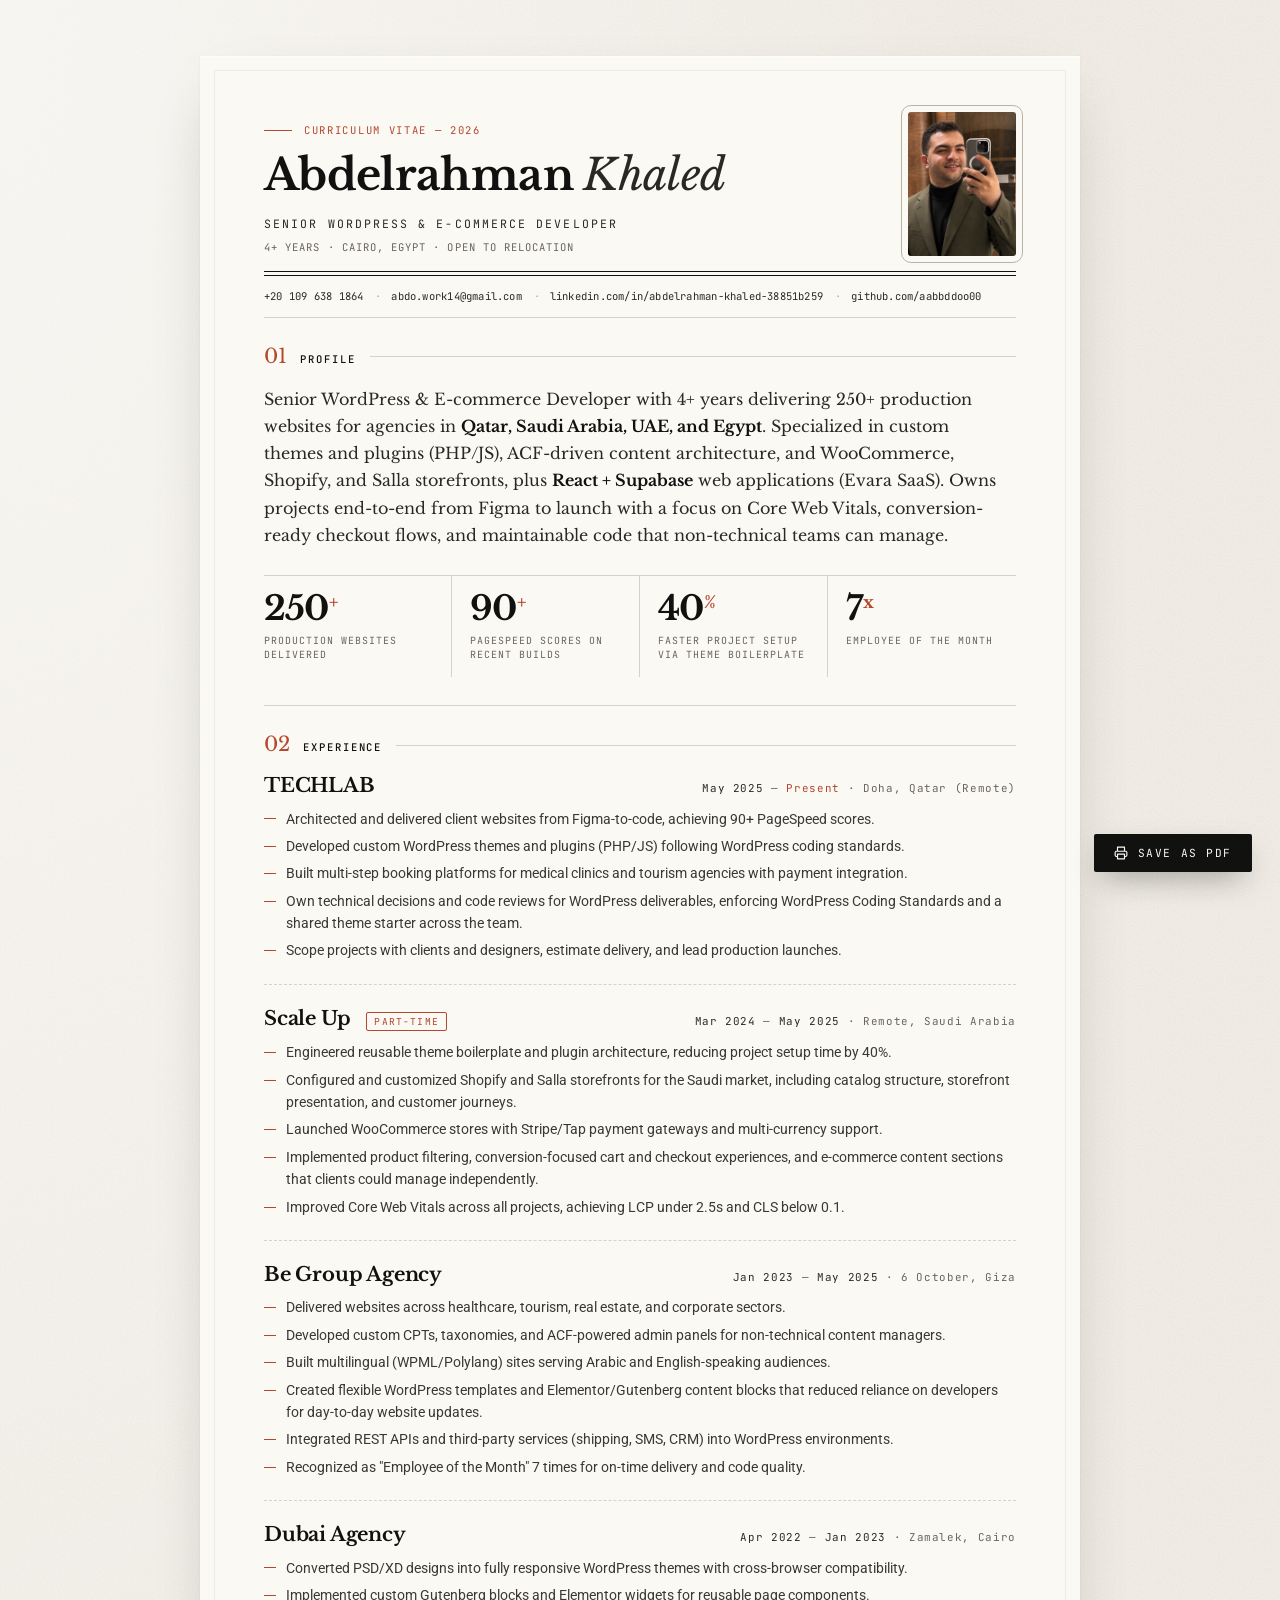
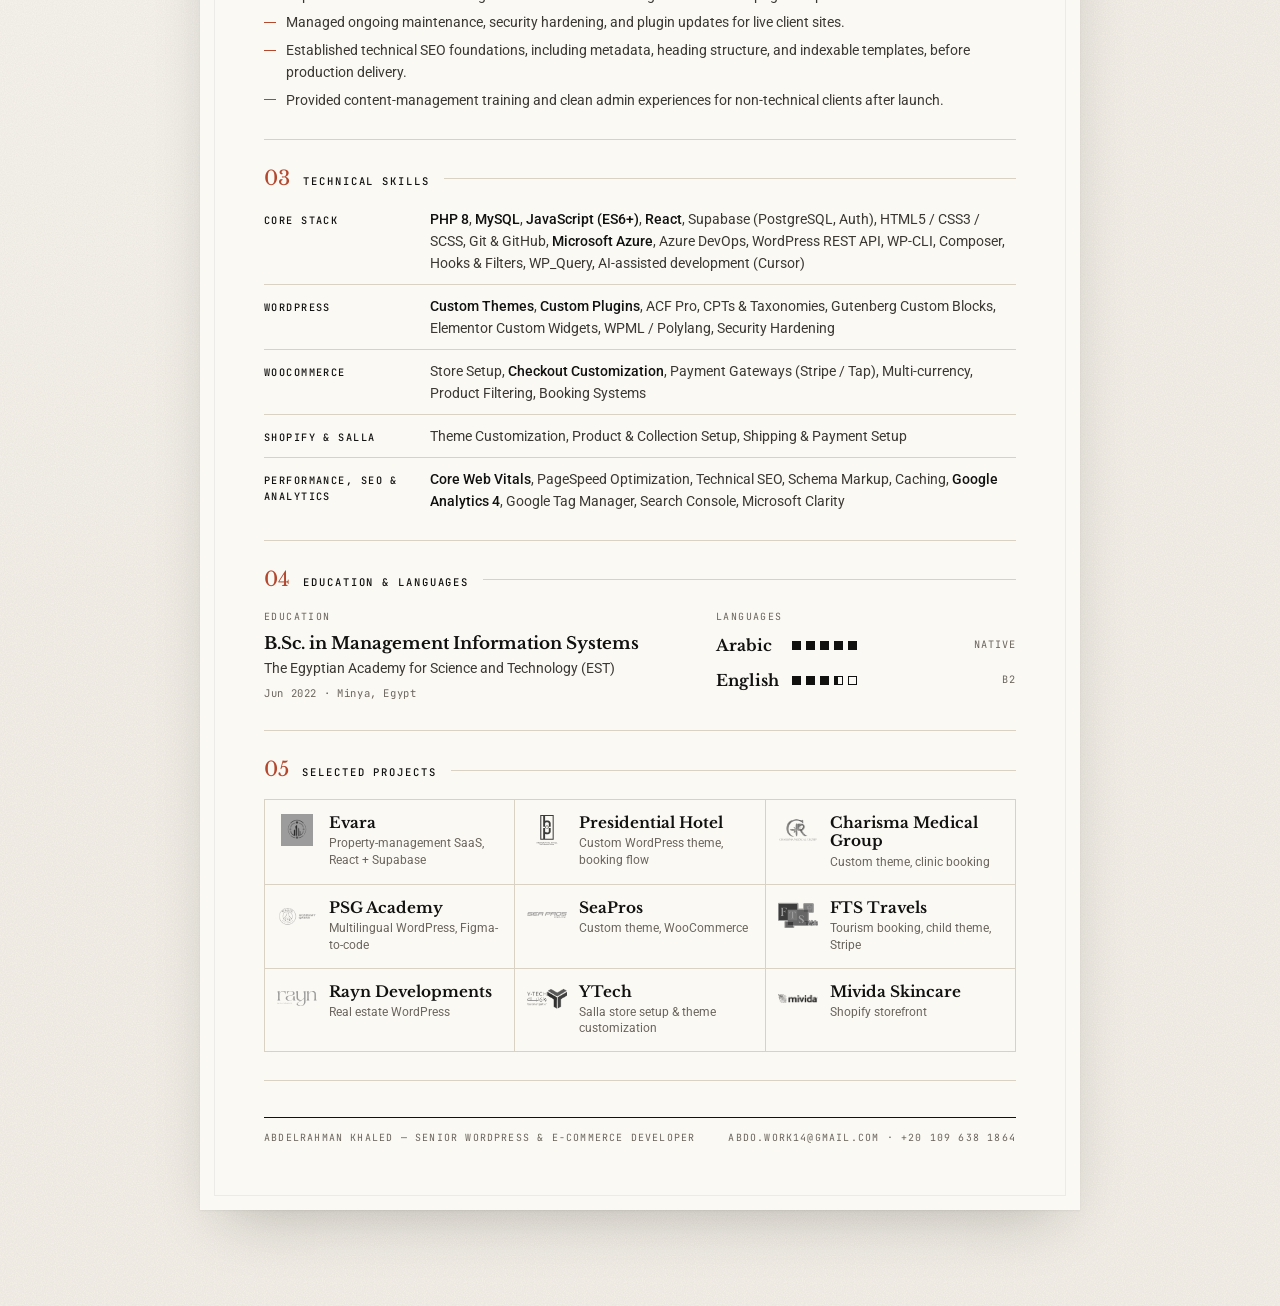
<file: index.html>
<!DOCTYPE html>
<html lang="en">

<head>
    <meta charset="UTF-8">
    <meta name="viewport" content="width=device-width, initial-scale=1.0">
    <meta name="description"
        content="Abdelrahman Khaled - Senior WordPress and e-commerce developer with 4+ years delivering 250+ production websites. Custom themes and plugins in PHP and JavaScript, WooCommerce, Shopify, Salla, WordPress REST API, Core Web Vitals, and React + Supabase web applications.">
    <meta name="keywords"
        content="Senior WordPress Developer, Web Developer, WooCommerce, Shopify, Salla, Custom Themes, Custom Plugins, PHP, JavaScript, React, Supabase, PostgreSQL, MySQL, WordPress REST API, ACF, Gutenberg, Elementor, SEO, E-commerce Developer">
    <meta name="author" content="Abdelrahman Khaled">
    <meta name="robots" content="index, follow">
    <meta name="theme-color" content="#f6f2ea">
    <title>Abdelrahman Khaled | Senior WordPress & E-commerce Developer - Resume</title>
    <link rel="preconnect" href="https://fonts.googleapis.com">
    <link rel="preconnect" href="https://fonts.gstatic.com" crossorigin>
    <link
        href="https://fonts.googleapis.com/css2?family=Libre+Baskerville:ital,wght@0,400;0,700;1,400&family=Roboto:wght@400;500;700&family=JetBrains+Mono:wght@500;600;700&display=swap"
        rel="stylesheet">
    <link rel="stylesheet" href="cv.css">
</head>

<body>

    <article class="page" role="document" aria-label="Resume of Abdelrahman Khaled">

        <!-- Masthead -->
        <header class="masthead">
            <div class="masthead__text">
                <p class="masthead__kicker">Curriculum Vitae — 2026</p>
                <h1 class="masthead__name">Abdelrahman <em>Khaled</em></h1>
                <p class="masthead__role">Senior WordPress &amp; E-commerce Developer</p>
                <p class="masthead__sub">4+ Years · Cairo, Egypt · Open to Relocation</p>
            </div>
            <img class="masthead__photo" src="profile-cv.jpg" alt="Profile photo of Abdelrahman Khaled"
                width="108" height="144">
        </header>

        <address class="contact" aria-label="Contact Information">
            <a href="tel:+201096381864">+20 109 638 1864</a>
            <a href="mailto:abdo.work14@gmail.com">abdo.work14@gmail.com</a>
            <a href="https://www.linkedin.com/in/abdelrahman-khaled-38851b259/" target="_blank"
                rel="noopener noreferrer">linkedin.com/in/abdelrahman-khaled-38851b259</a>
            <a href="https://github.com/aabbddoo00" target="_blank" rel="noopener noreferrer">github.com/aabbddoo00</a>
        </address>

        <!-- 01 Summary -->
        <section class="section section--keep" aria-labelledby="summary-title">
            <div class="section__head">
                <div class="section__num" aria-hidden="true">01</div>
                <h2 class="section__title" id="summary-title">Profile</h2>
            </div>
            <div class="section__body">
                <p class="summary">
                    Senior WordPress &amp; E-commerce Developer with 4+ years delivering 250+ production websites
                    for agencies in <strong>Qatar, Saudi Arabia, UAE, and Egypt</strong>. Specialized in custom themes
                    and plugins (PHP/JS), ACF-driven content architecture, and WooCommerce, Shopify, and Salla
                    storefronts, plus <strong>React + Supabase</strong> web applications (Evara SaaS). Owns projects
                    end-to-end from Figma to launch with a focus on Core Web Vitals, conversion-ready checkout flows,
                    and maintainable code that non-technical teams can manage.
                </p>
                <div class="highlights" aria-label="Key highlights">
                    <div class="highlight">
                        <div class="highlight__value">250<sup>+</sup></div>
                        <div class="highlight__label">Production websites delivered</div>
                    </div>
                    <div class="highlight">
                        <div class="highlight__value">90<sup>+</sup></div>
                        <div class="highlight__label">PageSpeed scores on recent builds</div>
                    </div>
                    <div class="highlight">
                        <div class="highlight__value">40<sup>%</sup></div>
                        <div class="highlight__label">Faster project setup via theme boilerplate</div>
                    </div>
                    <div class="highlight">
                        <div class="highlight__value">7<sup>x</sup></div>
                        <div class="highlight__label">Employee of the Month</div>
                    </div>
                </div>
            </div>
        </section>

        <!-- 02 Experience -->
        <section class="section" aria-labelledby="experience-title">
            <div class="section__head">
                <div class="section__num" aria-hidden="true">02</div>
                <h2 class="section__title" id="experience-title">Experience</h2>
            </div>
            <div class="section__body">

                <article class="job">
                    <div class="job__head">
                        <h3 class="job__company">TECHLAB</h3>
                        <p class="job__meta"><time>May 2025</time> — <span class="is-current">Present</span> · Doha,
                            Qatar (Remote)</p>
                    </div>
                    <ul class="job__list">
                        <li>Architected and delivered client websites from Figma-to-code, achieving 90+
                            PageSpeed scores.</li>
                        <li>Developed custom WordPress themes and plugins (PHP/JS) following WordPress coding
                            standards.</li>
                        <li>Built multi-step booking platforms for medical clinics and tourism agencies with
                            payment integration.</li>
                        <li>Own technical decisions and code reviews for WordPress deliverables, enforcing
                            WordPress Coding Standards and a shared theme starter across the team.</li>
                        <li>Scope projects with clients and designers, estimate delivery, and lead production
                            launches.</li>
                    </ul>
                </article>

                <article class="job">
                    <div class="job__head">
                        <h3 class="job__company">Scale Up</h3>
                        <span class="job__tag">Part-time</span>
                        <p class="job__meta"><time>Mar 2024</time> — <time>May 2025</time> · Remote, Saudi Arabia</p>
                    </div>
                    <ul class="job__list">
                        <li>Engineered reusable theme boilerplate and plugin architecture, reducing project
                            setup time by 40%.</li>
                        <li>Configured and customized Shopify and Salla storefronts for the Saudi market,
                            including catalog structure, storefront presentation, and customer journeys.</li>
                        <li>Launched WooCommerce stores with Stripe/Tap payment gateways and multi-currency
                            support.</li>
                        <li>Implemented product filtering, conversion-focused cart and checkout experiences,
                            and e-commerce content sections that clients could manage independently.</li>
                        <li>Improved Core Web Vitals across all projects, achieving LCP under 2.5s and CLS below
                            0.1.</li>
                    </ul>
                </article>

                <article class="job">
                    <div class="job__head">
                        <h3 class="job__company">Be Group Agency</h3>
                        <p class="job__meta"><time>Jan 2023</time> — <time>May 2025</time> · 6 October, Giza</p>
                    </div>
                    <ul class="job__list">
                        <li>Delivered websites across healthcare, tourism, real estate, and corporate
                            sectors.</li>
                        <li>Developed custom CPTs, taxonomies, and ACF-powered admin panels for non-technical
                            content managers.</li>
                        <li>Built multilingual (WPML/Polylang) sites serving Arabic and English-speaking
                            audiences.</li>
                        <li>Created flexible WordPress templates and Elementor/Gutenberg content blocks that
                            reduced reliance on developers for day-to-day website updates.</li>
                        <li>Integrated REST APIs and third-party services (shipping, SMS, CRM) into WordPress
                            environments.</li>
                        <li>Recognized as "Employee of the Month" 7 times for on-time delivery and code quality.
                        </li>
                    </ul>
                </article>

                <article class="job">
                    <div class="job__head">
                        <h3 class="job__company">Dubai Agency</h3>
                        <p class="job__meta"><time>Apr 2022</time> — <time>Jan 2023</time> · Zamalek, Cairo</p>
                    </div>
                    <ul class="job__list">
                        <li>Converted PSD/XD designs into fully responsive WordPress themes with cross-browser
                            compatibility.</li>
                        <li>Implemented custom Gutenberg blocks and Elementor widgets for reusable page
                            components.</li>
                        <li>Managed ongoing maintenance, security hardening, and plugin updates for live
                            client sites.</li>
                        <li>Established technical SEO foundations, including metadata, heading structure, and
                            indexable templates, before production delivery.</li>
                        <li>Provided content-management training and clean admin experiences for non-technical
                            clients after launch.</li>
                    </ul>
                </article>

            </div>
        </section>

        <!-- 03 Skills -->
        <section class="section section--keep" aria-labelledby="skills-title">
            <div class="section__head">
                <div class="section__num" aria-hidden="true">03</div>
                <h2 class="section__title" id="skills-title">Technical Skills</h2>
            </div>
            <div class="section__body">
                <dl class="skills">
                    <div class="skill-row">
                        <dt>Core Stack</dt>
                        <dd><b>PHP 8</b>, <b>MySQL</b>, <b>JavaScript (ES6+)</b>, <b>React</b>, Supabase (PostgreSQL,
                            Auth), HTML5 / CSS3 / SCSS, Git &amp; GitHub, <b>Microsoft Azure</b>, Azure DevOps,
                            WordPress REST API, WP-CLI, Composer, Hooks &amp; Filters, WP_Query,
                            AI-assisted development (Cursor)</dd>
                    </div>
                    <div class="skill-row">
                        <dt>WordPress</dt>
                        <dd><b>Custom Themes</b>, <b>Custom Plugins</b>, ACF Pro, CPTs &amp; Taxonomies, Gutenberg Custom
                            Blocks, Elementor Custom Widgets, WPML / Polylang, Security Hardening</dd>
                    </div>
                    <div class="skill-row">
                        <dt>WooCommerce</dt>
                        <dd>Store Setup, <b>Checkout Customization</b>, Payment Gateways (Stripe / Tap), Multi-currency,
                            Product Filtering, Booking Systems</dd>
                    </div>
                    <div class="skill-row">
                        <dt>Shopify &amp; Salla</dt>
                        <dd>Theme Customization, Product &amp; Collection Setup, Shipping &amp; Payment Setup</dd>
                    </div>
                    <div class="skill-row">
                        <dt>Performance, SEO &amp; Analytics</dt>
                        <dd><b>Core Web Vitals</b>, PageSpeed Optimization, Technical SEO, Schema Markup, Caching,
                            <b>Google Analytics 4</b>, Google Tag Manager, Search Console, Microsoft Clarity</dd>
                    </div>
                </dl>
            </div>
        </section>

        <!-- 04 Education + Languages -->
        <section class="section section--keep" aria-label="Education and languages">
            <div class="section__head">
                <div class="section__num" aria-hidden="true">04</div>
                <h2 class="section__title">Education &amp; Languages</h2>
            </div>
            <div class="section__body facts">
                <div class="fact">
                    <p class="fact__label">Education</p>
                    <h3 class="edu__degree">B.Sc. in Management Information Systems</h3>
                    <p class="edu__school">The Egyptian Academy for Science and Technology (EST)</p>
                    <p class="edu__meta"><time>Jun 2022</time> · Minya, Egypt</p>
                </div>
                <div class="fact">
                    <p class="fact__label">Languages</p>
                    <div class="langs">
                        <div class="lang">
                            <span class="lang__name">Arabic</span>
                            <span class="lang__dots" aria-hidden="true">
                                <span class="lang__dot lang__dot--filled"></span>
                                <span class="lang__dot lang__dot--filled"></span>
                                <span class="lang__dot lang__dot--filled"></span>
                                <span class="lang__dot lang__dot--filled"></span>
                                <span class="lang__dot lang__dot--filled"></span>
                            </span>
                            <span class="lang__label">Native</span>
                        </div>
                        <div class="lang">
                            <span class="lang__name">English</span>
                            <span class="lang__dots" aria-hidden="true">
                                <span class="lang__dot lang__dot--filled"></span>
                                <span class="lang__dot lang__dot--filled"></span>
                                <span class="lang__dot lang__dot--filled"></span>
                                <span class="lang__dot lang__dot--half"></span>
                                <span class="lang__dot"></span>
                            </span>
                            <span class="lang__label">B2</span>
                        </div>
                    </div>
                </div>
            </div>
        </section>

        <!-- 05 Projects -->
        <section class="section section--keep" aria-labelledby="projects-title">
            <div class="section__head">
                <div class="section__num" aria-hidden="true">05</div>
                <h2 class="section__title" id="projects-title">Selected Projects</h2>
            </div>
            <div class="section__body">
                <div class="projects">
                    <a class="project" href="https://evaraapp.pro" target="_blank" rel="noopener noreferrer">
                        <img class="project__logo" src="assets/logos/evara.png" alt="" width="40" height="32">
                        <span class="project__text">
                            <span class="project__name">Evara</span>
                            <span class="project__desc">Property-management SaaS, React + Supabase</span>
                        </span>
                        <span class="project__arrow" aria-hidden="true">↗</span>
                    </a>
                    <a class="project" href="https://presidential-hotel.com" target="_blank" rel="noopener noreferrer">
                        <img class="project__logo" src="assets/logos/presidential.svg" alt="" width="40" height="32">
                        <span class="project__text">
                            <span class="project__name">Presidential Hotel</span>
                            <span class="project__desc">Custom WordPress theme, booking flow</span>
                        </span>
                        <span class="project__arrow" aria-hidden="true">↗</span>
                    </a>
                    <a class="project" href="https://charismamedicalgroup.com" target="_blank"
                        rel="noopener noreferrer">
                        <img class="project__logo" src="assets/logos/charisma.webp" alt="" width="40" height="32">
                        <span class="project__text">
                            <span class="project__name">Charisma Medical Group</span>
                            <span class="project__desc">Custom theme, clinic booking</span>
                        </span>
                        <span class="project__arrow" aria-hidden="true">↗</span>
                    </a>
                    <a class="project" href="https://psgacademy.qa" target="_blank" rel="noopener noreferrer">
                        <img class="project__logo" src="assets/logos/psg-academy.png" alt="" width="40" height="32">
                        <span class="project__text">
                            <span class="project__name">PSG Academy</span>
                            <span class="project__desc">Multilingual WordPress, Figma-to-code</span>
                        </span>
                        <span class="project__arrow" aria-hidden="true">↗</span>
                    </a>
                    <a class="project" href="https://seapros.com" target="_blank" rel="noopener noreferrer">
                        <img class="project__logo" src="assets/logos/seapros.svg" alt="" width="40" height="32">
                        <span class="project__text">
                            <span class="project__name">SeaPros</span>
                            <span class="project__desc">Custom theme, WooCommerce</span>
                        </span>
                        <span class="project__arrow" aria-hidden="true">↗</span>
                    </a>
                    <a class="project" href="https://ftstravels.com" target="_blank" rel="noopener noreferrer">
                        <img class="project__logo" src="assets/logos/fts-travels.png" alt="" width="40" height="32">
                        <span class="project__text">
                            <span class="project__name">FTS Travels</span>
                            <span class="project__desc">Tourism booking, child theme, Stripe</span>
                        </span>
                        <span class="project__arrow" aria-hidden="true">↗</span>
                    </a>
                    <a class="project" href="https://rayndevelopments.com" target="_blank" rel="noopener noreferrer">
                        <img class="project__logo" src="assets/logos/rayn.svg" alt="" width="40" height="32">
                        <span class="project__text">
                            <span class="project__name">Rayn Developments</span>
                            <span class="project__desc">Real estate WordPress</span>
                        </span>
                        <span class="project__arrow" aria-hidden="true">↗</span>
                    </a>
                    <a class="project" href="https://ytech-sa.com/ar" target="_blank" rel="noopener noreferrer">
                        <img class="project__logo" src="assets/logos/ytech.png" alt="" width="40" height="32">
                        <span class="project__text">
                            <span class="project__name">YTech</span>
                            <span class="project__desc">Salla store setup &amp; theme customization</span>
                        </span>
                        <span class="project__arrow" aria-hidden="true">↗</span>
                    </a>
                    <a class="project" href="https://mividaskincare.com" target="_blank" rel="noopener noreferrer">
                        <img class="project__logo" src="assets/logos/mivida.png" alt="" width="40" height="32">
                        <span class="project__text">
                            <span class="project__name">Mivida Skincare</span>
                            <span class="project__desc">Shopify storefront</span>
                        </span>
                        <span class="project__arrow" aria-hidden="true">↗</span>
                    </a>
                </div>
            </div>
        </section>

        <footer class="colophon">
            <span>Abdelrahman Khaled — Senior WordPress &amp; E-commerce Developer</span>
            <span>abdo.work14@gmail.com · +20 109 638 1864</span>
        </footer>

    </article>

    <!-- Floating Print Button -->
    <button class="print-btn" onclick="window.print()" aria-label="Print or Save as PDF">
        <svg class="icon" viewBox="0 0 24 24" fill="none" stroke="currentColor" stroke-width="2" stroke-linecap="round"
            stroke-linejoin="round" aria-hidden="true">
            <path d="M6 9V2h12v7M6 18H4a2 2 0 0 1-2-2v-5a2 2 0 0 1 2-2h16a2 2 0 0 1 2 2v5a2 2 0 0 1-2 2h-2" />
            <rect x="6" y="14" width="12" height="8" />
        </svg>
        <span>Save as PDF</span>
    </button>

</body>

</html>
</file>
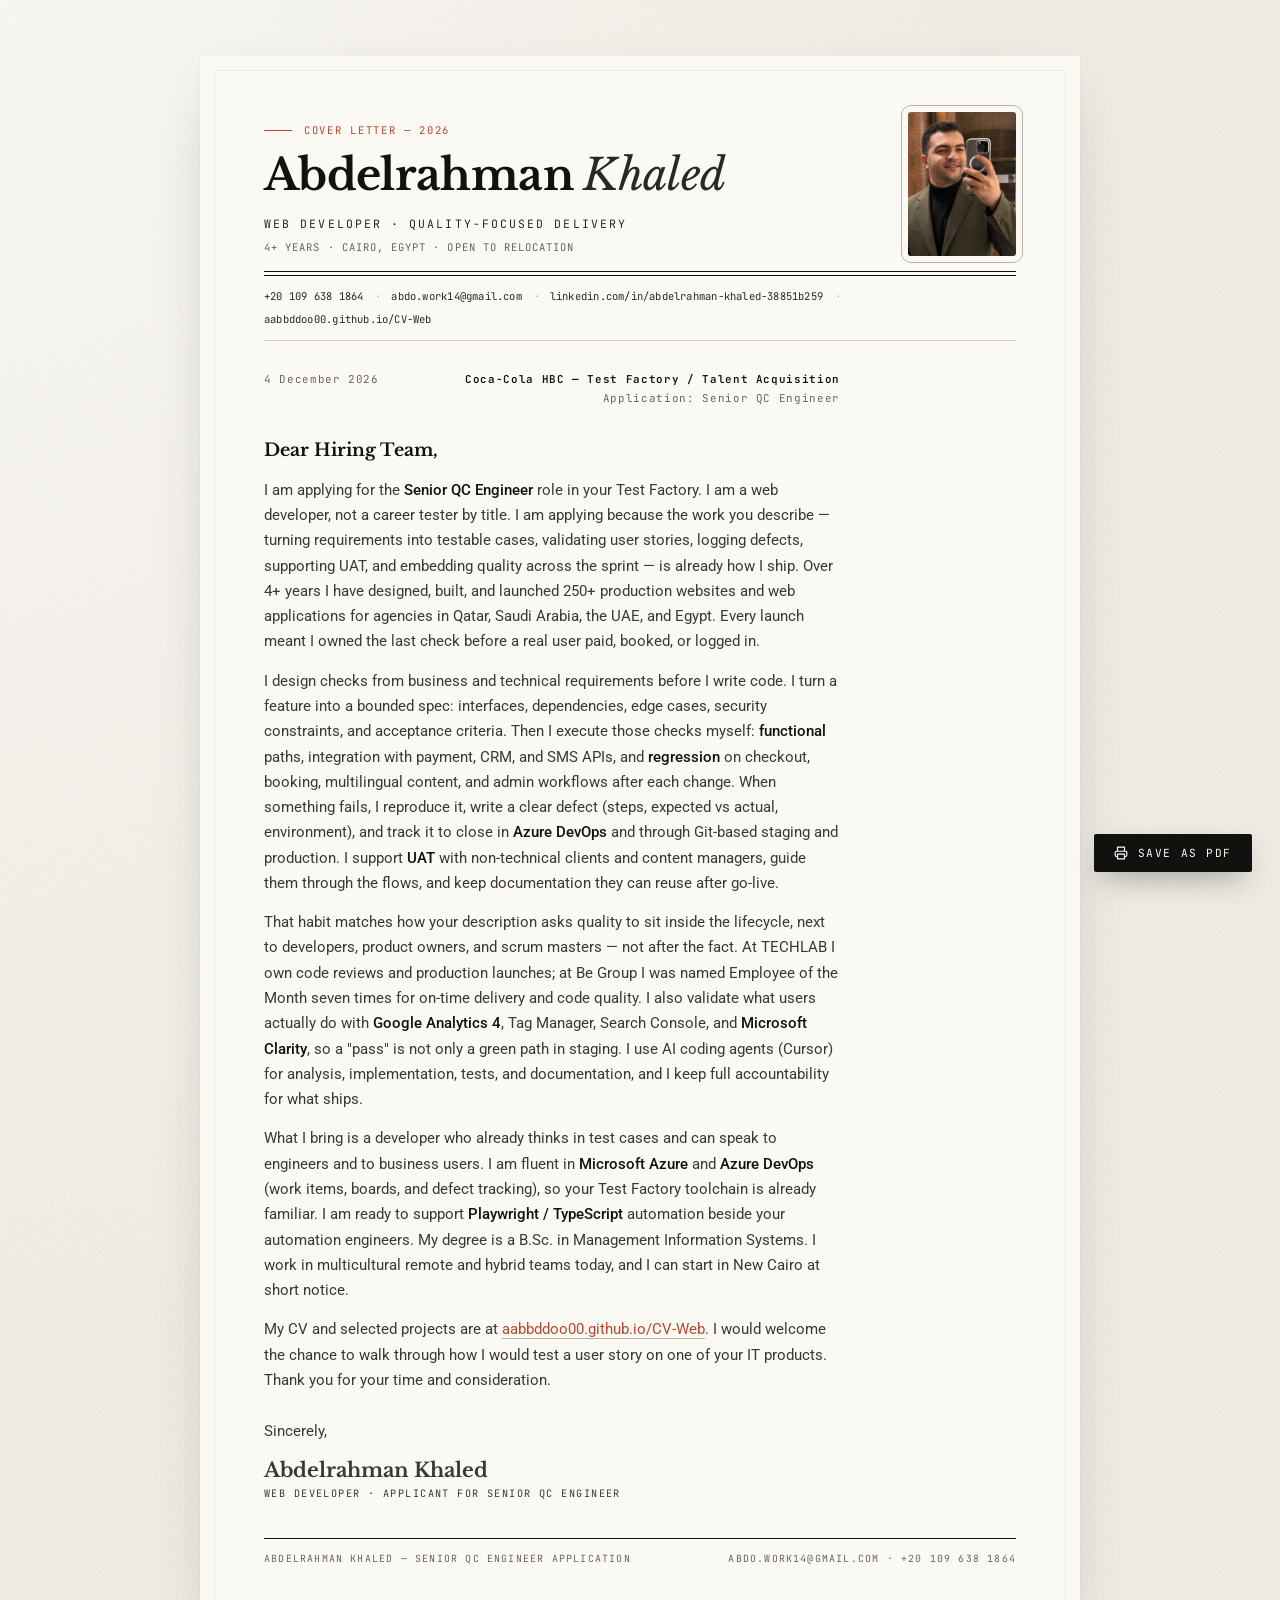
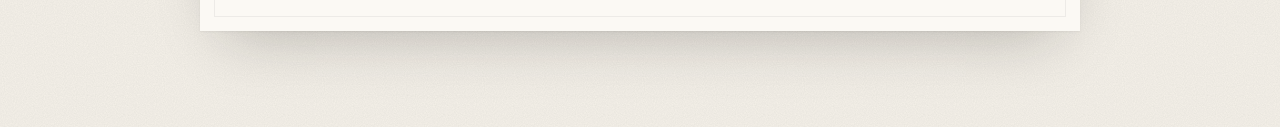
<file: cover-letter-qc.html>
<!DOCTYPE html>
<html lang="en">

<head>
    <meta charset="UTF-8">
    <meta name="viewport" content="width=device-width, initial-scale=1.0">
    <meta name="description"
        content="Cover Letter - Abdelrahman Khaled - Senior QC Engineer, Coca-Cola HBC Test Factory">
    <meta name="robots" content="noindex, nofollow">
    <meta name="theme-color" content="#f6f2ea">
    <title>Cover Letter | Abdelrahman Khaled — Senior QC Engineer</title>
    <link rel="preconnect" href="https://fonts.googleapis.com">
    <link rel="preconnect" href="https://fonts.gstatic.com" crossorigin>
    <link
        href="https://fonts.googleapis.com/css2?family=Libre+Baskerville:ital,wght@0,400;0,700;1,400&family=Roboto:wght@400;500;700&family=JetBrains+Mono:wght@500;600;700&display=swap"
        rel="stylesheet">
    <link rel="stylesheet" href="cv.css">
</head>

<body>

    <article class="page page--letter" role="document" aria-label="Cover letter of Abdelrahman Khaled">

        <header class="masthead">
            <div class="masthead__text">
                <p class="masthead__kicker">Cover Letter — 2026</p>
                <h1 class="masthead__name">Abdelrahman <em>Khaled</em></h1>
                <p class="masthead__role">Web Developer · Quality-focused delivery</p>
                <p class="masthead__sub">4+ Years · Cairo, Egypt · Open to Relocation</p>
            </div>
            <img class="masthead__photo" src="profile-cv.jpg" alt="Profile photo of Abdelrahman Khaled" width="108"
                height="144">
        </header>

        <address class="contact" aria-label="Contact Information">
            <a href="tel:+201096381864">+20 109 638 1864</a>
            <a href="mailto:abdo.work14@gmail.com">abdo.work14@gmail.com</a>
            <a href="https://www.linkedin.com/in/abdelrahman-khaled-38851b259/" target="_blank"
                rel="noopener noreferrer">linkedin.com/in/abdelrahman-khaled-38851b259</a>
            <a href="https://aabbddoo00.github.io/CV-Web/" target="_blank"
                rel="noopener noreferrer">aabbddoo00.github.io/CV-Web</a>
        </address>

        <div class="letter">

            <div class="letter__meta">
                <p class="letter__date" id="current-date">September 2026</p>
                <p class="letter__to">
                    <span>Coca-Cola HBC — Test Factory / Talent Acquisition</span>
                    <span>Application: Senior QC Engineer</span>
                </p>
            </div>

            <p class="letter__salutation">Dear Hiring Team,</p>

            <div class="letter__body">
                <p>
                    I am applying for the <strong>Senior QC Engineer</strong> role in your Test Factory. I am a web
                    developer, not a career tester by title. I am applying because the work you describe — turning
                    requirements into testable cases, validating user stories, logging defects, supporting UAT, and
                    embedding quality across the sprint — is already how I ship. Over 4+ years I have designed, built,
                    and launched 250+ production websites and web applications for agencies in Qatar, Saudi Arabia, the
                    UAE, and Egypt. Every launch meant I owned the last check before a real user paid, booked, or
                    logged in.
                </p>

                <p>
                    I design checks from business and technical requirements before I write code. I turn a feature into
                    a bounded spec: interfaces, dependencies, edge cases, security constraints, and acceptance
                    criteria. Then I execute those checks myself: <strong>functional</strong> paths, integration with
                    payment, CRM, and SMS APIs, and <strong>regression</strong> on checkout, booking, multilingual
                    content, and admin workflows after each change. When something fails, I reproduce it, write a
                    clear defect (steps, expected vs actual, environment), and track it to close in
                    <strong>Azure DevOps</strong> and through Git-based staging and production. I support
                    <strong>UAT</strong> with non-technical clients and content
                    managers, guide them through the flows, and keep documentation they can reuse after go-live.
                </p>

                <p>
                    That habit matches how your description asks quality to sit inside the lifecycle, next to
                    developers, product owners, and scrum masters — not after the fact. At TECHLAB I own code reviews
                    and production launches; at Be Group I was named Employee of the Month seven times for on-time
                    delivery and code quality. I also validate what users actually do with
                    <strong>Google Analytics 4</strong>, Tag Manager, Search Console, and <strong>Microsoft
                    Clarity</strong>, so a "pass" is not only a green path in staging. I use AI coding agents (Cursor)
                    for analysis, implementation, tests, and documentation, and I keep full accountability for what
                    ships.
                </p>

                <p>
                    What I bring is a developer who already thinks in test cases and can speak to engineers and to
                    business users.                     I am fluent in <strong>Microsoft Azure</strong> and
                    <strong>Azure DevOps</strong> (work items, boards, and defect tracking), so your Test Factory
                    toolchain is already familiar. I am ready to support
                    <strong>Playwright / TypeScript</strong> automation beside your automation engineers. My degree is
                    a B.Sc. in Management Information Systems. I work in multicultural remote and hybrid teams today,
                    and I can start in New Cairo at short notice.
                </p>

                <p>
                    My CV and selected projects are at
                    <a href="https://aabbddoo00.github.io/CV-Web/">aabbddoo00.github.io/CV-Web</a>. I would welcome the
                    chance to walk through how I would test a user story on one of your IT products. Thank you for
                    your time and consideration.
                </p>
            </div>

            <div class="letter__closing">
                <p>Sincerely,</p>
                <p class="letter__signature">Abdelrahman Khaled</p>
                <p class="letter__signature-role">Web Developer · Applicant for Senior QC Engineer</p>
            </div>

        </div>

        <footer class="colophon">
            <span>Abdelrahman Khaled — Senior QC Engineer application</span>
            <span>abdo.work14@gmail.com · +20 109 638 1864</span>
        </footer>

    </article>

    <button class="print-btn" onclick="window.print()" aria-label="Print or Save as PDF">
        <svg class="icon" viewBox="0 0 24 24" fill="none" stroke="currentColor" stroke-width="2" stroke-linecap="round"
            stroke-linejoin="round" aria-hidden="true">
            <path d="M6 9V2h12v7M6 18H4a2 2 0 0 1-2-2v-5a2 2 0 0 1 2-2h16a2 2 0 0 1 2 2v5a2 2 0 0 1-2 2h-2" />
            <rect x="6" y="14" width="12" height="8" />
        </svg>
        <span>Save as PDF</span>
    </button>

    <script>
        document.getElementById('current-date').textContent =
            new Date().toLocaleDateString('en-GB', { day: 'numeric', month: 'long', year: 'numeric' });
    </script>

</body>

</html>
</file>
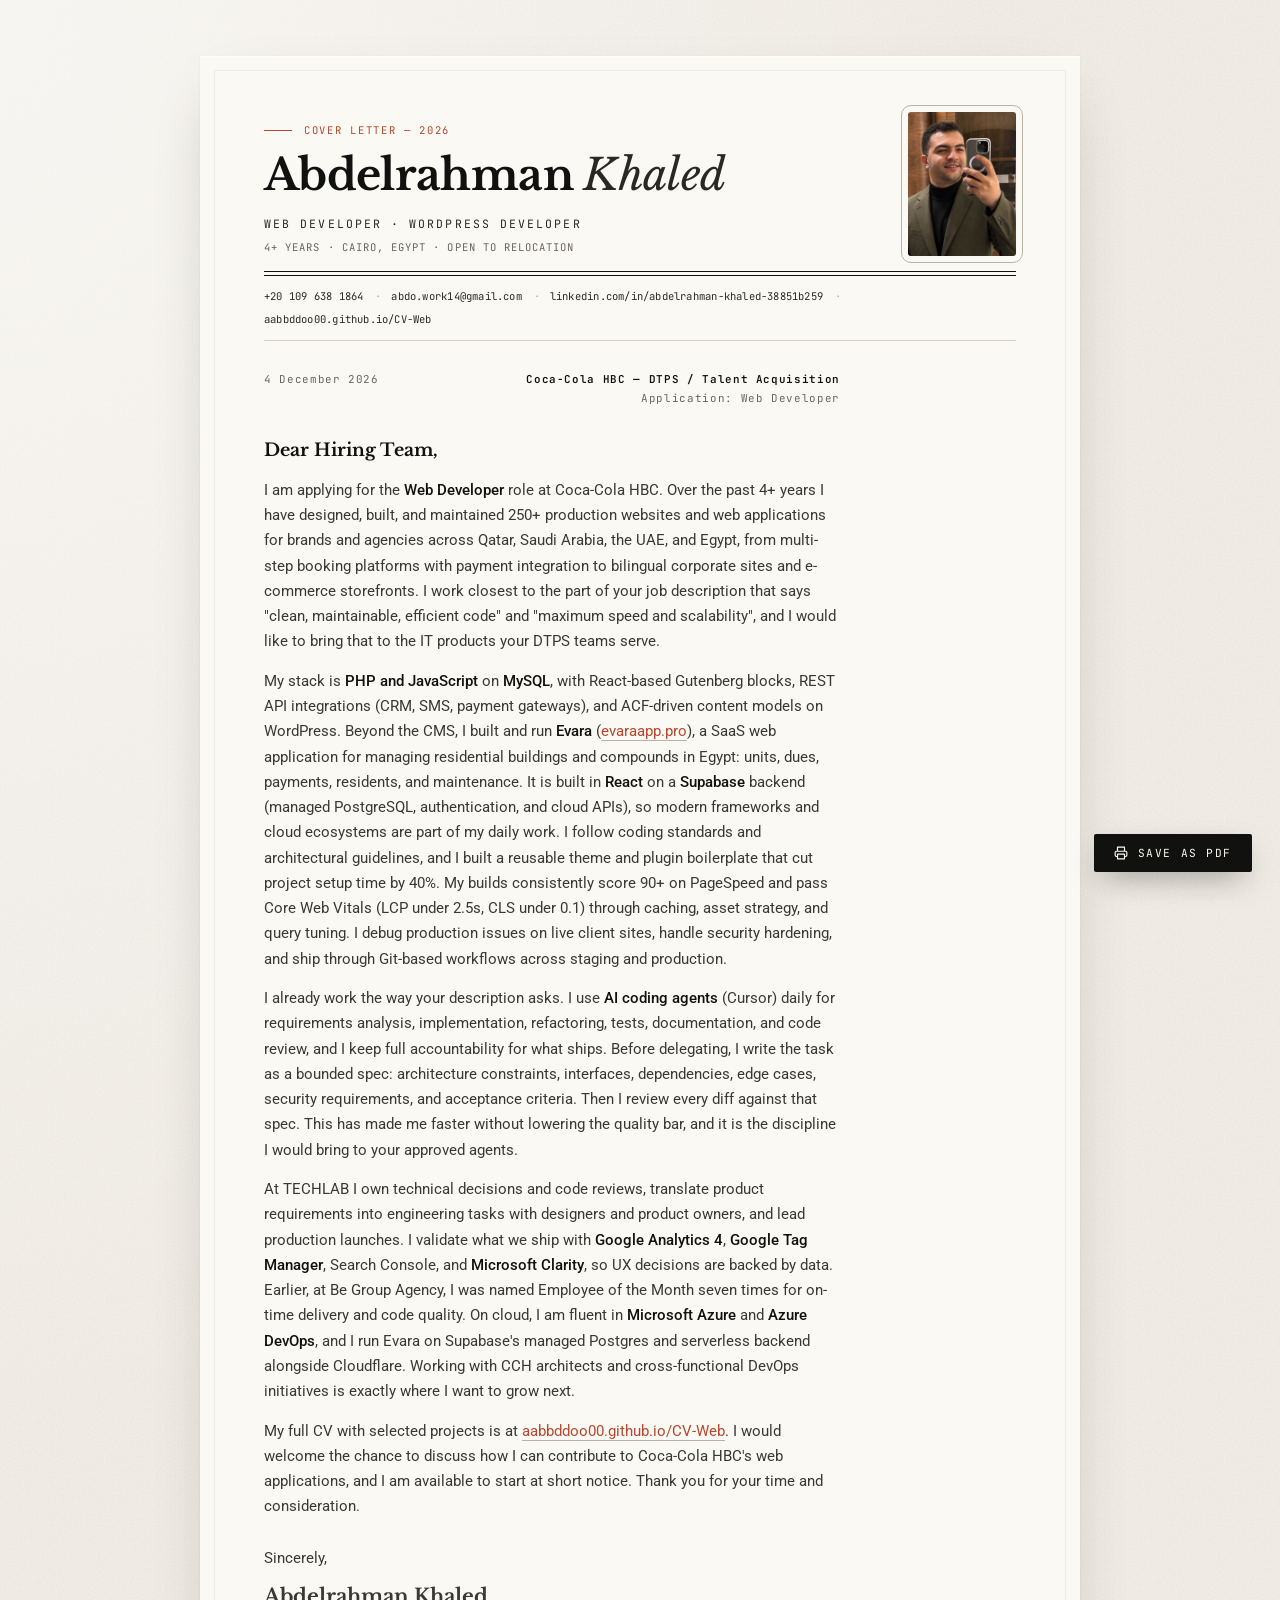
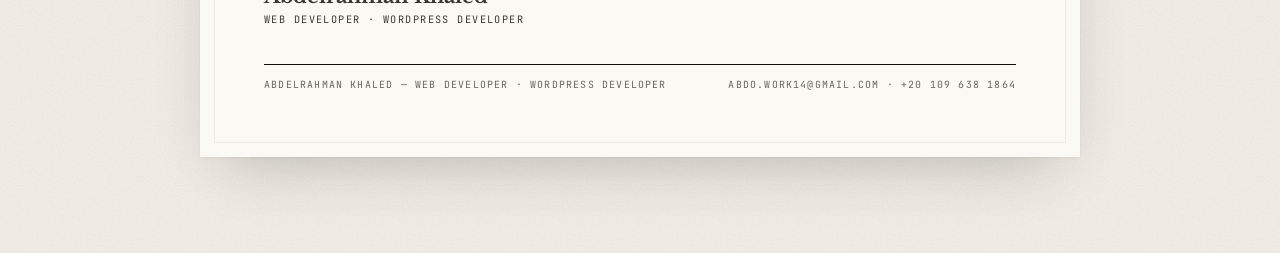
<file: cover-letter.html>
<!DOCTYPE html>
<html lang="en">

<head>
    <meta charset="UTF-8">
    <meta name="viewport" content="width=device-width, initial-scale=1.0">
    <meta name="description"
        content="Cover Letter - Abdelrahman Khaled - Web Developer / WordPress Developer (PHP, JavaScript, React, Supabase)">
    <meta name="robots" content="noindex, nofollow">
    <meta name="theme-color" content="#f6f2ea">
    <title>Cover Letter | Abdelrahman Khaled — Web Developer</title>
    <link rel="preconnect" href="https://fonts.googleapis.com">
    <link rel="preconnect" href="https://fonts.gstatic.com" crossorigin>
    <link
        href="https://fonts.googleapis.com/css2?family=Libre+Baskerville:ital,wght@0,400;0,700;1,400&family=Roboto:wght@400;500;700&family=JetBrains+Mono:wght@500;600;700&display=swap"
        rel="stylesheet">
    <link rel="stylesheet" href="cv.css">
</head>

<body>

    <article class="page page--letter" role="document" aria-label="Cover letter of Abdelrahman Khaled">

        <!-- Masthead (shared with the CV) -->
        <header class="masthead">
            <div class="masthead__text">
                <p class="masthead__kicker">Cover Letter — 2026</p>
                <h1 class="masthead__name">Abdelrahman <em>Khaled</em></h1>
                <p class="masthead__role">Web Developer · WordPress Developer</p>
                <p class="masthead__sub">4+ Years · Cairo, Egypt · Open to Relocation</p>
            </div>
            <img class="masthead__photo" src="profile-cv.jpg" alt="Profile photo of Abdelrahman Khaled" width="108"
                height="144">
        </header>

        <address class="contact" aria-label="Contact Information">
            <a href="tel:+201096381864">+20 109 638 1864</a>
            <a href="mailto:abdo.work14@gmail.com">abdo.work14@gmail.com</a>
            <a href="https://www.linkedin.com/in/abdelrahman-khaled-38851b259/" target="_blank"
                rel="noopener noreferrer">linkedin.com/in/abdelrahman-khaled-38851b259</a>
            <a href="https://aabbddoo00.github.io/CV-Web/" target="_blank"
                rel="noopener noreferrer">aabbddoo00.github.io/CV-Web</a>
        </address>

        <div class="letter">

            <div class="letter__meta">
                <p class="letter__date" id="current-date">September 2026</p>
                <p class="letter__to">
                    <span>Coca-Cola HBC — DTPS / Talent Acquisition</span>
                    <span>Application: Web Developer</span>
                </p>
            </div>

            <p class="letter__salutation">Dear Hiring Team,</p>

            <div class="letter__body">
                <p>
                    I am applying for the <strong>Web Developer</strong> role at Coca-Cola HBC. Over the past 4+ years
                    I have designed, built, and maintained 250+ production websites and web applications for brands and
                    agencies across Qatar, Saudi Arabia, the UAE, and Egypt, from multi-step booking platforms with
                    payment integration to bilingual corporate sites and e-commerce storefronts. I work closest to the
                    part of your job description that says "clean, maintainable, efficient code" and "maximum speed and
                    scalability", and I would like to bring that to the IT products your DTPS teams serve.
                </p>

                <p>
                    My stack is <strong>PHP and JavaScript</strong> on <strong>MySQL</strong>, with React-based
                    Gutenberg blocks, REST API integrations (CRM, SMS, payment gateways), and ACF-driven content
                    models on WordPress. Beyond the CMS, I built and run <strong>Evara</strong>
                    (<a href="https://evaraapp.pro">evaraapp.pro</a>), a SaaS web application for managing residential
                    buildings and compounds in Egypt: units, dues, payments, residents, and maintenance. It is built in
                    <strong>React</strong> on a <strong>Supabase</strong> backend (managed PostgreSQL, authentication,
                    and cloud APIs), so modern frameworks and cloud ecosystems are part of my daily work. I follow
                    coding standards and architectural guidelines, and I built a reusable theme and plugin boilerplate
                    that cut project setup time by 40%. My builds consistently score 90+ on PageSpeed and pass Core Web
                    Vitals (LCP under 2.5s, CLS under 0.1) through caching, asset strategy, and query tuning. I debug
                    production issues on live client sites, handle security hardening, and ship through Git-based
                    workflows across staging and production.
                </p>

                <p>
                    I already work the way your description asks. I use <strong>AI coding agents</strong> (Cursor)
                    daily for requirements analysis, implementation, refactoring, tests, documentation, and code review,
                    and I keep full accountability for what ships. Before delegating, I write the task as a bounded
                    spec: architecture constraints, interfaces, dependencies, edge cases, security requirements, and
                    acceptance criteria. Then I review every diff against that spec. This has made me faster without
                    lowering the quality bar, and it is the discipline I would bring to your approved agents.
                </p>

                <p>
                    At TECHLAB I own technical decisions and code reviews, translate product requirements into
                    engineering tasks with designers and product owners, and lead production launches. I validate what
                    we ship with <strong>Google Analytics 4</strong>, <strong>Google Tag Manager</strong>, Search Console,
                    and <strong>Microsoft Clarity</strong>, so UX decisions are backed by data. Earlier, at Be Group
                    Agency, I was named Employee of the Month seven times for on-time delivery and code quality. On
                    cloud, I am fluent in <strong>Microsoft Azure</strong> and <strong>Azure DevOps</strong>, and I run
                    Evara on Supabase's managed Postgres and serverless backend alongside Cloudflare. Working with CCH
                    architects and cross-functional DevOps initiatives is exactly where I want to grow next.
                </p>

                <p>
                    My full CV with selected projects is at
                    <a href="https://aabbddoo00.github.io/CV-Web/">aabbddoo00.github.io/CV-Web</a>. I would welcome
                    the chance to discuss how I can contribute to Coca-Cola HBC's web applications, and I am available
                    to start at short notice. Thank you for your time and consideration.
                </p>
            </div>

            <div class="letter__closing">
                <p>Sincerely,</p>
                <p class="letter__signature">Abdelrahman Khaled</p>
                <p class="letter__signature-role">Web Developer · WordPress Developer</p>
            </div>

        </div>

        <footer class="colophon">
            <span>Abdelrahman Khaled — Web Developer · WordPress Developer</span>
            <span>abdo.work14@gmail.com · +20 109 638 1864</span>
        </footer>

    </article>

    <!-- Floating Print Button -->
    <button class="print-btn" onclick="window.print()" aria-label="Print or Save as PDF">
        <svg class="icon" viewBox="0 0 24 24" fill="none" stroke="currentColor" stroke-width="2" stroke-linecap="round"
            stroke-linejoin="round" aria-hidden="true">
            <path d="M6 9V2h12v7M6 18H4a2 2 0 0 1-2-2v-5a2 2 0 0 1 2-2h16a2 2 0 0 1 2 2v5a2 2 0 0 1-2 2h-2" />
            <rect x="6" y="14" width="12" height="8" />
        </svg>
        <span>Save as PDF</span>
    </button>

    <script>
        document.getElementById('current-date').textContent =
            new Date().toLocaleDateString('en-GB', { day: 'numeric', month: 'long', year: 'numeric' });
    </script>

</body>

</html>
</file>
<file: cv.css>
/* ==========================================================
   ABDELRAHMAN KHALED — CV
   Editorial system: Libre Baskerville (display) / Roboto (text)
   / JetBrains Mono (meta). One accent colour. Paper, ink, hairlines.
   ========================================================== */

:root {
    --paper: #f6f2ea;
    --page: #fbf9f4;
    --ink: #111110;
    --ink-soft: #2a2825;
    --text: #3b3834;
    --muted: #6a655d;
    --hairline: #d9d2c4;
    --hairline-strong: #b9b1a1;
    --accent: #b4472e;
    --accent-soft: rgba(180, 71, 46, 0.08);

    --font-display: 'Libre Baskerville', 'Iowan Old Style', Georgia, serif;
    --font-text: 'Roboto', 'Helvetica Neue', Arial, sans-serif;
    --font-mono: 'JetBrains Mono', 'SFMono-Regular', Menlo, monospace;
    --page-pad-x: 64px;
    --ease-out: cubic-bezier(0.22, 1, 0.36, 1);
}

/* ---------- Reset ---------- */
*,
*::before,
*::after {
    box-sizing: border-box;
    margin: 0;
    padding: 0;
}

html {
    font-size: 16px;
    -webkit-text-size-adjust: 100%;
}

body {
    font-family: var(--font-text);
    font-size: 0.95rem;
    font-weight: 400;
    line-height: 1.6;
    color: var(--text);
    background-color: var(--paper);
    background-image:
        radial-gradient(ellipse at top left, rgba(255, 255, 255, 0.55), transparent 55%),
        url("data:image/svg+xml,%3Csvg xmlns='http://www.w3.org/2000/svg' width='160' height='160'%3E%3Cfilter id='n'%3E%3CfeTurbulence type='fractalNoise' baseFrequency='0.9' numOctaves='2' stitchTiles='stitch'/%3E%3CfeColorMatrix values='0 0 0 0 0 0 0 0 0 0 0 0 0 0 0 0 0 0 0.06 0'/%3E%3C/filter%3E%3Crect width='100%25' height='100%25' filter='url(%23n)'/%3E%3C/svg%3E");
    -webkit-font-smoothing: antialiased;
    -moz-osx-font-smoothing: grayscale;
    min-height: 100vh;
    padding: 56px 24px 96px;
    display: flex;
    justify-content: center;
    align-items: flex-start;
}

a {
    color: inherit;
    text-decoration: none;
}

address {
    font-style: normal;
}

img {
    display: block;
    max-width: 100%;
}

/* ---------- Page ---------- */
.page {
    width: 100%;
    max-width: 880px;
    background: var(--page);
    padding: 56px var(--page-pad-x) 64px;
    position: relative;
    box-shadow:
        0 1px 0 rgba(255, 255, 255, 0.6) inset,
        0 1px 2px rgba(22, 21, 19, 0.06),
        0 24px 60px -24px rgba(22, 21, 19, 0.28);
}

.page::before {
    /* faint inner margin line, like a printed sheet */
    content: '';
    position: absolute;
    inset: 14px;
    border: 1px solid rgba(22, 21, 19, 0.06);
    pointer-events: none;
}

/* ---------- Shared type ---------- */
.mono {
    font-family: var(--font-mono);
    font-size: 0.66rem;
    letter-spacing: 0.14em;
    text-transform: uppercase;
    color: var(--muted);
}

/* ==========================================================
   MASTHEAD
   ========================================================== */
.masthead {
    display: grid;
    grid-template-columns: 1fr auto;
    gap: 32px;
    align-items: end;
    padding-bottom: 20px;
    position: relative;
}

.masthead::after {
    /* double hairline, newspaper style */
    content: '';
    position: absolute;
    left: 0;
    right: 0;
    bottom: 0;
    height: 5px;
    border-top: 1px solid var(--ink);
    border-bottom: 1px solid var(--ink);
}

.masthead__kicker {
    font-family: var(--font-mono);
    font-size: 0.66rem;
    letter-spacing: 0.16em;
    text-transform: uppercase;
    color: var(--accent);
    margin-bottom: 14px;
    display: flex;
    align-items: center;
    gap: 12px;
}

.masthead__kicker::before {
    content: '';
    width: 28px;
    height: 1px;
    background: var(--accent);
}

.masthead__name {
    font-family: var(--font-display);
    font-weight: 700;
    font-size: clamp(2rem, 4vw, 2.7rem);
    line-height: 1.05;
    letter-spacing: -0.015em;
    color: var(--ink);
}

.masthead__name em {
    font-style: italic;
    font-weight: 400;
    color: var(--ink-soft);
}

.masthead__role {
    margin-top: 16px;
    font-family: var(--font-mono);
    font-size: 0.72rem;
    letter-spacing: 0.18em;
    text-transform: uppercase;
    color: var(--ink-soft);
}

.masthead__sub {
    margin-top: 6px;
    font-family: var(--font-mono);
    font-size: 0.66rem;
    letter-spacing: 0.1em;
    text-transform: uppercase;
    color: var(--muted);
}

.masthead__photo {
    width: 108px;
    height: 144px;
    object-fit: cover;
    object-position: 50% 30%;
    border-radius: 3px;
    filter: grayscale(0.15) contrast(1.04);
    outline: 1px solid var(--hairline-strong);
    outline-offset: 6px;
}

/* Contact row under the rule */
.contact {
    display: flex;
    flex-wrap: wrap;
    align-items: center;
    gap: 6px 0;
    padding: 12px 0;
    border-bottom: 1px solid var(--hairline);
    font-family: var(--font-mono);
    font-size: 0.66rem;
    letter-spacing: 0.02em;
    color: var(--ink-soft);
}

.contact a,
.contact span {
    position: relative;
    padding-right: 14px;
    margin-right: 14px;
    white-space: nowrap;
}

.contact > *:not(:last-child)::after {
    content: '·';
    position: absolute;
    right: -4px;
    top: 50%;
    transform: translateY(-50%);
    color: var(--hairline-strong);
}

.contact > *:last-child {
    padding-right: 0;
    margin-right: 0;
}

.contact a {
    transition: color 0.2s var(--ease-out);
}

.contact a:hover {
    color: var(--accent);
}

/* ==========================================================
   SECTIONS — hanging headings
   ========================================================== */
.section {
    padding: 28px 0;
    border-bottom: 1px solid var(--hairline);
}

.section:last-child {
    border-bottom: none;
    padding-bottom: 0;
}

/* Inline heading: number + title + trailing hairline */
.section__head {
    display: flex;
    align-items: baseline;
    gap: 14px;
    margin-bottom: 18px;
}

.section__head::after {
    content: '';
    flex: 1;
    height: 1px;
    background: var(--hairline);
    align-self: center;
}

.section__num {
    font-family: var(--font-display);
    font-size: 1.25rem;
    font-weight: 400;
    line-height: 1;
    color: var(--accent);
    letter-spacing: -0.02em;
}

.section__title {
    font-family: var(--font-mono);
    font-size: 0.66rem;
    font-weight: 500;
    letter-spacing: 0.18em;
    text-transform: uppercase;
    color: var(--ink);
}

.section__body {
    min-width: 0;
}

/* ---------- Summary ---------- */
.summary {
    font-family: var(--font-display);
    font-size: 1rem;
    line-height: 1.7;
    color: var(--ink-soft);
    font-weight: 400;
    max-width: 68ch;
}

.summary strong {
    font-weight: 700;
    color: var(--ink);
}

/* ---------- Highlights strip ---------- */
.highlights {
    display: grid;
    grid-template-columns: repeat(4, 1fr);
    margin-top: 26px;
    border-top: 1px solid var(--hairline);
}

.highlight {
    padding: 16px 18px 14px 0;
    border-right: 1px solid var(--hairline);
}

.highlight:not(:first-child) {
    padding-left: 18px;
}

.highlight:last-child {
    border-right: none;
}

.highlight__value {
    font-family: var(--font-display);
    font-size: 2.1rem;
    font-weight: 700;
    line-height: 1;
    color: var(--ink);
    letter-spacing: -0.03em;
}

.highlight__value sup {
    font-size: 0.5em;
    vertical-align: super;
    color: var(--accent);
    margin-left: 1px;
}

.highlight__label {
    margin-top: 8px;
    font-family: var(--font-mono);
    font-size: 0.62rem;
    letter-spacing: 0.1em;
    text-transform: uppercase;
    color: var(--muted);
    line-height: 1.5;
}

/* ==========================================================
   EXPERIENCE
   ========================================================== */
.job {
    padding: 0 0 22px;
    margin-bottom: 22px;
    border-bottom: 1px dashed var(--hairline);
}

.job:last-child {
    margin-bottom: 0;
    padding-bottom: 0;
    border-bottom: none;
}

.job__head {
    display: flex;
    flex-wrap: wrap;
    align-items: baseline;
    gap: 6px 16px;
    margin-bottom: 10px;
}

.job__company {
    font-family: var(--font-display);
    font-size: 1.22rem;
    font-weight: 700;
    color: var(--ink);
    letter-spacing: -0.01em;
    line-height: 1.15;
}

.job__tag {
    font-family: var(--font-mono);
    font-size: 0.6rem;
    letter-spacing: 0.12em;
    text-transform: uppercase;
    color: var(--accent);
    border: 1px solid currentColor;
    padding: 2px 7px;
    border-radius: 2px;
    line-height: 1.4;
}

.job__meta {
    margin-left: auto;
    font-family: var(--font-mono);
    font-size: 0.68rem;
    letter-spacing: 0.06em;
    color: var(--muted);
    white-space: nowrap;
}

.job__meta time {
    color: var(--ink-soft);
}

.job__meta .is-current {
    color: var(--accent);
}

.job__list {
    list-style: none;
}

.job__list li {
    position: relative;
    padding-left: 22px;
    font-size: 0.875rem;
    line-height: 1.6;
    color: var(--text);
}

.job__list li + li {
    margin-top: 5px;
}

.job__list li::before {
    content: '';
    position: absolute;
    left: 0;
    top: 0.78em;
    width: 12px;
    height: 1px;
    background: var(--accent);
}

/* ==========================================================
   EDUCATION + LANGUAGES
   ========================================================== */
.facts {
    display: grid;
    grid-template-columns: 1.4fr 1fr;
    gap: 32px;
}

.fact__label {
    font-family: var(--font-mono);
    font-size: 0.62rem;
    letter-spacing: 0.14em;
    text-transform: uppercase;
    color: var(--muted);
    margin-bottom: 8px;
}

.edu__degree {
    font-family: var(--font-display);
    font-size: 1.05rem;
    font-weight: 700;
    color: var(--ink);
    line-height: 1.3;
}

.edu__school {
    margin-top: 3px;
    font-size: 0.85rem;
    color: var(--text);
}

.edu__meta {
    margin-top: 6px;
    font-family: var(--font-mono);
    font-size: 0.66rem;
    letter-spacing: 0.06em;
    color: var(--muted);
}

.langs {
    display: flex;
    flex-direction: column;
    gap: 10px;
}

.lang {
    display: grid;
    grid-template-columns: 64px 1fr auto;
    align-items: center;
    gap: 12px;
}

.lang__name {
    font-family: var(--font-display);
    font-size: 0.98rem;
    font-weight: 700;
    color: var(--ink);
}

.lang__dots {
    display: flex;
    gap: 5px;
}

.lang__dot {
    width: 9px;
    height: 9px;
    border: 1px solid var(--ink);
    background: transparent;
}

.lang__dot--filled {
    background: var(--ink);
}

.lang__dot--half {
    background: linear-gradient(90deg, var(--ink) 50%, transparent 50%);
}

.lang__label {
    font-family: var(--font-mono);
    font-size: 0.64rem;
    letter-spacing: 0.1em;
    text-transform: uppercase;
    color: var(--muted);
}

/* ==========================================================
   SKILLS — run-in lines
   ========================================================== */
.skills {
    display: flex;
    flex-direction: column;
}

.skill-row {
    display: grid;
    grid-template-columns: 150px 1fr;
    gap: 16px;
    padding: 10px 0;
    border-bottom: 1px solid var(--hairline);
    align-items: baseline;
}

.skill-row:first-child {
    padding-top: 0;
}

.skill-row:last-child {
    border-bottom: none;
    padding-bottom: 0;
}

.skill-row dt {
    font-family: var(--font-mono);
    font-size: 0.64rem;
    letter-spacing: 0.14em;
    text-transform: uppercase;
    color: var(--ink);
    font-weight: 500;
}

.skill-row dd {
    font-size: 0.86rem;
    line-height: 1.6;
    color: var(--text);
}

.skill-row dd b {
    font-weight: 500;
    color: var(--ink);
}

/* ==========================================================
   PROJECTS — hairline grid
   ========================================================== */
.projects {
    display: grid;
    grid-template-columns: repeat(3, minmax(0, 1fr));
    border-top: 1px solid var(--hairline);
    border-left: 1px solid var(--hairline);
}

.project {
    display: grid;
    grid-template-columns: 40px 1fr;
    gap: 12px;
    align-items: start;
    padding: 14px 14px 14px 12px;
    border-right: 1px solid var(--hairline);
    border-bottom: 1px solid var(--hairline);
    position: relative;
    transition: background 0.25s var(--ease-out);
}

.project:hover {
    background: var(--accent-soft);
}

.project__logo {
    width: 40px;
    height: 32px;
    object-fit: contain;
    filter: grayscale(1) contrast(1.15) brightness(0.55);
    opacity: 0.85;
    transition: filter 0.3s var(--ease-out), opacity 0.3s var(--ease-out);
}

.project:hover .project__logo {
    filter: grayscale(0) contrast(1);
    opacity: 1;
}

.project__text {
    display: block;
    min-width: 0;
}

.project__name,
.project__desc {
    display: block;
}

.project__name {
    font-family: var(--font-display);
    font-size: 0.95rem;
    font-weight: 700;
    color: var(--ink);
    line-height: 1.2;
    transition: color 0.2s var(--ease-out);
}

.project:hover .project__name {
    color: var(--accent);
}

.project__desc {
    margin-top: 3px;
    font-size: 0.74rem;
    line-height: 1.4;
    color: var(--muted);
}

.project__arrow {
    position: absolute;
    top: 10px;
    right: 10px;
    font-family: var(--font-mono);
    font-size: 0.8rem;
    color: var(--accent);
    opacity: 0;
    transform: translate(-4px, 4px);
    transition: opacity 0.25s var(--ease-out), transform 0.25s var(--ease-out);
}

.project:hover .project__arrow {
    opacity: 1;
    transform: translate(0, 0);
}

/* ==========================================================
   COVER LETTER
   ========================================================== */
.letter {
    padding-top: 30px;
    max-width: 72ch;
    animation: rise 0.7s var(--ease-out) both;
    animation-delay: 0.16s;
}

.letter__meta {
    display: flex;
    justify-content: space-between;
    align-items: flex-start;
    gap: 24px;
    margin-bottom: 28px;
    font-family: var(--font-mono);
    font-size: 0.68rem;
    letter-spacing: 0.06em;
    color: var(--muted);
}

.letter__to {
    display: flex;
    flex-direction: column;
    gap: 2px;
    text-align: right;
}

.letter__to span:first-child {
    color: var(--ink);
    font-weight: 600;
}

.letter__salutation {
    font-family: var(--font-display);
    font-size: 1.1rem;
    font-weight: 700;
    color: var(--ink);
    margin-bottom: 14px;
}

.letter__body p {
    font-size: 0.93rem;
    line-height: 1.7;
    color: var(--text);
    margin-bottom: 14px;
}

.letter__body strong {
    color: var(--ink);
    font-weight: 500;
}

.letter__body a {
    color: var(--accent);
    border-bottom: 1px solid var(--hairline-strong);
}

.letter__closing {
    margin-top: 26px;
}

.letter__closing p {
    color: var(--text);
}

.letter__signature {
    margin-top: 14px;
    font-family: var(--font-display);
    font-size: 1.25rem;
    font-weight: 700;
    color: var(--ink);
    line-height: 1.2;
}

.letter__signature-role {
    margin-top: 4px;
    font-family: var(--font-mono);
    font-size: 0.64rem;
    letter-spacing: 0.14em;
    text-transform: uppercase;
    color: var(--muted);
}

/* ==========================================================
   FOOTER LINE
   ========================================================== */
.colophon {
    margin-top: 36px;
    padding-top: 12px;
    border-top: 1px solid var(--ink);
    display: flex;
    justify-content: space-between;
    font-family: var(--font-mono);
    font-size: 0.62rem;
    letter-spacing: 0.12em;
    text-transform: uppercase;
    color: var(--muted);
}

/* ==========================================================
   PRINT BUTTON
   ========================================================== */
.print-btn {
    position: fixed;
    right: 28px;
    bottom: 28px;
    z-index: 100;
    display: inline-flex;
    align-items: center;
    gap: 10px;
    padding: 12px 20px;
    background: var(--ink);
    color: var(--page);
    border: none;
    border-radius: 2px;
    font-family: var(--font-mono);
    font-size: 0.7rem;
    letter-spacing: 0.14em;
    text-transform: uppercase;
    cursor: pointer;
    box-shadow: 0 12px 30px -10px rgba(22, 21, 19, 0.5);
    transition: transform 0.25s var(--ease-out), background 0.25s var(--ease-out);
}

.print-btn:hover {
    transform: translateY(-2px);
    background: var(--accent);
}

.print-btn .icon {
    width: 14px;
    height: 14px;
    stroke: currentColor;
}

/* ==========================================================
   MOTION — staggered reveal
   ========================================================== */
@keyframes rise {
    from {
        opacity: 0;
        transform: translateY(14px);
    }
    to {
        opacity: 1;
        transform: translateY(0);
    }
}

.masthead,
.contact,
.section {
    animation: rise 0.7s var(--ease-out) both;
}

.contact { animation-delay: 0.08s; }
.section:nth-of-type(1) { animation-delay: 0.16s; }
.section:nth-of-type(2) { animation-delay: 0.24s; }
.section:nth-of-type(3) { animation-delay: 0.32s; }
.section:nth-of-type(4) { animation-delay: 0.40s; }
.section:nth-of-type(5) { animation-delay: 0.48s; }
.section:nth-of-type(6) { animation-delay: 0.56s; }

@media (prefers-reduced-motion: reduce) {
    .masthead,
    .contact,
    .section {
        animation: none;
    }

    .project,
    .project__logo,
    .project__name,
    .project__arrow,
    .print-btn,
    .contact a {
        transition: none;
    }
}

/* ==========================================================
   RESPONSIVE
   ========================================================== */
@media (max-width: 860px) {
    :root {
        --page-pad-x: 40px;
    }

    .highlights {
        grid-template-columns: repeat(2, 1fr);
    }

    .highlight:nth-child(2) {
        border-right: none;
    }

    .highlight:nth-child(n + 3) {
        border-top: 1px solid var(--hairline);
    }

    .highlight:nth-child(3) {
        padding-left: 0;
    }

    .projects {
        grid-template-columns: repeat(2, minmax(0, 1fr));
    }
}

@media (max-width: 680px) {
    :root {
        --page-pad-x: 24px;
    }

    body {
        padding: 0;
    }

    .page {
        padding-top: 36px;
        box-shadow: none;
    }

    .page::before {
        display: none;
    }

    .masthead {
        grid-template-columns: 1fr;
        gap: 20px;
    }

    .masthead__photo {
        order: -1;
        width: 84px;
        height: 112px;
    }

    .section {
        padding: 24px 0;
    }

    .job__meta {
        margin-left: 0;
        white-space: normal;
    }

    .facts {
        grid-template-columns: 1fr;
        gap: 24px;
    }

    .skill-row {
        grid-template-columns: 1fr;
        gap: 4px;
    }

    .projects {
        grid-template-columns: 1fr;
    }

    .colophon {
        flex-direction: column;
        gap: 4px;
    }
}

/* ==========================================================
   PRINT — A4, two pages
   ========================================================== */
@media print {
    @page {
        size: A4;
        margin: 0;
    }

    :root {
        --paper: #fff;
        --page: #fff;
        --page-pad-x: 13mm;
    }

    * {
        -webkit-print-color-adjust: exact !important;
        print-color-adjust: exact !important;
        animation: none !important;
        transition: none !important;
    }

    html,
    body {
        width: 210mm;
        background: #fff !important;
        background-image: none !important;
    }

    body {
        display: block;
        padding: 0;
        min-height: auto;
        font-size: 0.82rem;
    }

    .page {
        max-width: none;
        width: 210mm;
        padding: 9mm var(--page-pad-x) 10mm;
        box-shadow: none;
    }

    .page::before,
    .print-btn {
        display: none !important;
    }

    .masthead {
        gap: 24px;
        padding-bottom: 14px;
    }

    .masthead__name {
        font-size: 2rem;
    }

    .masthead__kicker {
        margin-bottom: 10px;
        font-size: 0.6rem;
    }

    .masthead__role {
        margin-top: 12px;
        font-size: 0.66rem;
    }

    .masthead__sub {
        font-size: 0.6rem;
    }

    .masthead__photo {
        width: 82px;
        height: 109px;
        outline-offset: 4px;
    }

    .contact {
        padding: 8px 0;
        font-size: 0.6rem;
        flex-wrap: nowrap;
    }

    .section {
        padding: 13px 0;
        break-inside: auto;
    }

    .section__head {
        margin-bottom: 10px;
        gap: 10px;
        break-after: avoid;
    }

    /* Undo the narrow-viewport reflow: print width is fixed at A4. */
    .highlights {
        grid-template-columns: repeat(4, 1fr);
    }

    .highlight {
        border-top: none !important;
        border-right: 1px solid var(--hairline) !important;
    }

    .highlight:last-child {
        border-right: none !important;
    }

    .highlight:not(:first-child) {
        padding-left: 12px !important;
    }

    .projects {
        grid-template-columns: repeat(3, minmax(0, 1fr));
    }

    .section--keep {
        break-inside: avoid;
    }

    .section__num {
        font-size: 1.1rem;
    }

    .section__title {
        font-size: 0.6rem;
    }

    .summary {
        font-size: 0.86rem;
        line-height: 1.5;
        max-width: none;
    }

    .highlights {
        margin-top: 12px;
    }

    .highlight {
        padding: 8px 12px 6px 0;
    }

    .highlight:not(:first-child) {
        padding-left: 12px;
    }

    .highlight__value {
        font-size: 1.5rem;
    }

    .highlight__label {
        font-size: 0.55rem;
        margin-top: 5px;
    }

    .job {
        break-inside: avoid;
        padding-bottom: 9px;
        margin-bottom: 9px;
    }

    .job__head {
        margin-bottom: 4px;
    }

    .job__company {
        font-size: 0.96rem;
    }

    .job__meta {
        font-size: 0.6rem;
    }

    .job__tag {
        font-size: 0.52rem;
    }

    .job__list li {
        font-size: 0.71rem;
        line-height: 1.45;
        padding-left: 18px;
    }

    .job__list li + li {
        margin-top: 2px;
    }

    .job__list li::before {
        width: 10px;
    }

    .edu__degree {
        font-size: 0.9rem;
    }

    .edu__school {
        font-size: 0.74rem;
    }

    .edu__meta,
    .lang__label {
        font-size: 0.58rem;
    }

    .lang__name {
        font-size: 0.84rem;
    }

    .skill-row {
        grid-template-columns: 120px 1fr;
        padding: 6px 0;
        gap: 12px;
    }

    .skill-row dt {
        font-size: 0.56rem;
    }

    .skill-row dd {
        font-size: 0.74rem;
        line-height: 1.5;
    }

    .project {
        padding: 9px 10px 9px 9px;
        gap: 9px;
        grid-template-columns: 30px 1fr;
    }

    .project__logo {
        width: 30px;
        height: 26px;
        /* brightness keeps white-on-dark brand marks visible on white paper */
        filter: grayscale(1) brightness(0.5) contrast(1.3);
        opacity: 1;
    }

    .project__name {
        font-size: 0.8rem;
    }

    .project__desc {
        font-size: 0.62rem;
        color: #6f6a61;
    }

    .project__arrow {
        display: none;
    }

    .colophon {
        margin-top: 20px;
        font-size: 0.55rem;
    }

    /* Cover letter: single A4 page */
    .page--letter .contact {
        flex-wrap: wrap;
    }

    .page--letter .contact > * {
        white-space: nowrap;
    }

    .letter {
        padding-top: 16px;
        max-width: none;
    }

    .letter__meta {
        margin-bottom: 16px;
        font-size: 0.6rem;
    }

    .letter__salutation {
        font-size: 0.95rem;
        margin-bottom: 8px;
    }

    .letter__body p {
        font-size: 0.78rem;
        line-height: 1.55;
        margin-bottom: 9px;
    }

    .letter__closing {
        margin-top: 14px;
        font-size: 0.78rem;
    }

    .letter__signature {
        font-size: 1.05rem;
        margin-top: 8px;
    }

    .page--letter .colophon {
        margin-top: 16px;
    }

    a[href^="http"]::after {
        content: none;
    }
}
</file>
